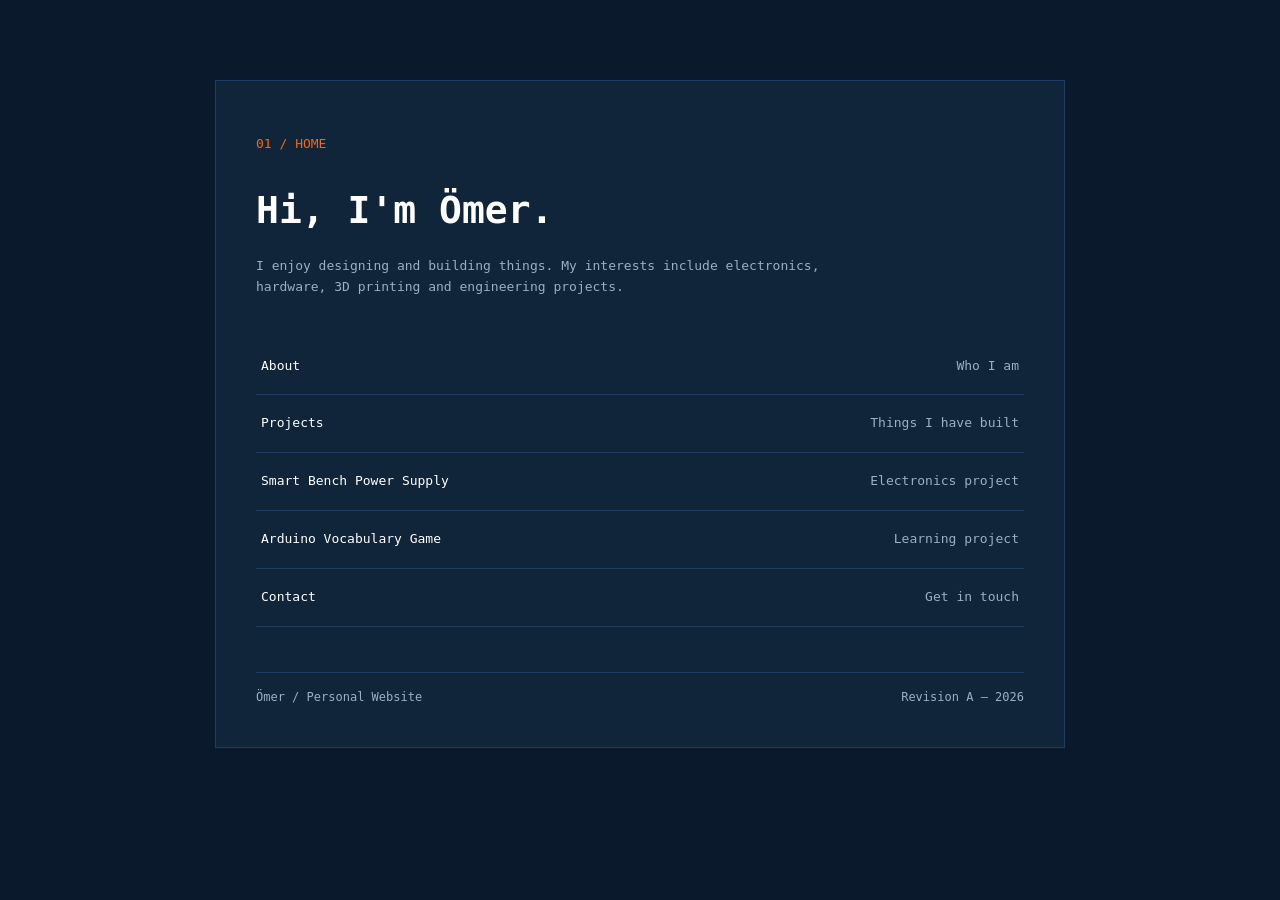
<file: index.html>
<!DOCTYPE html>
<html lang="en">
<head>
    <meta charset="UTF-8">
    <meta name="viewport" content="width=device-width, initial-scale=1.0">
    <title>Ömer | Personal Website</title>
    <link rel="stylesheet" href="style.css">
</head>

<body>

    <main class="container">

        <header>
            <p class="page-label">01 / HOME</p>
            <h1>Hi, I'm Ömer.</h1>
            <p class="intro">
                I enjoy designing and building things.
                My interests include electronics, hardware,
                3D printing and engineering projects.
            </p>
        </header>

        <nav>
            <ul>
                <li>
                    <a href="about.html">
                        <span>About</span>
                        <span class="description">Who I am</span>
                    </a>
                </li>

                <li>
                    <a href="projects.html">
                        <span>Projects</span>
                        <span class="description">Things I have built</span>
                    </a>
                </li>

                <li>
                    <a href="power_supply.html">
                        <span>Smart Bench Power Supply</span>
                        <span class="description">Electronics project</span>
                    </a>
                </li>

                <li>
                    <a href="vocabulary_game.html">
                        <span>Arduino Vocabulary Game</span>
                        <span class="description">Learning project</span>
                    </a>
                </li>

                <li>
                    <a href="contact.html">
                        <span>Contact</span>
                        <span class="description">Get in touch</span>
                    </a>
                </li>
            </ul>
        </nav>

        <footer>
            <span>Ömer / Personal Website</span>
            <span>Revision A — 2026</span>
        </footer>

    </main>

</body>
</html>
</file>
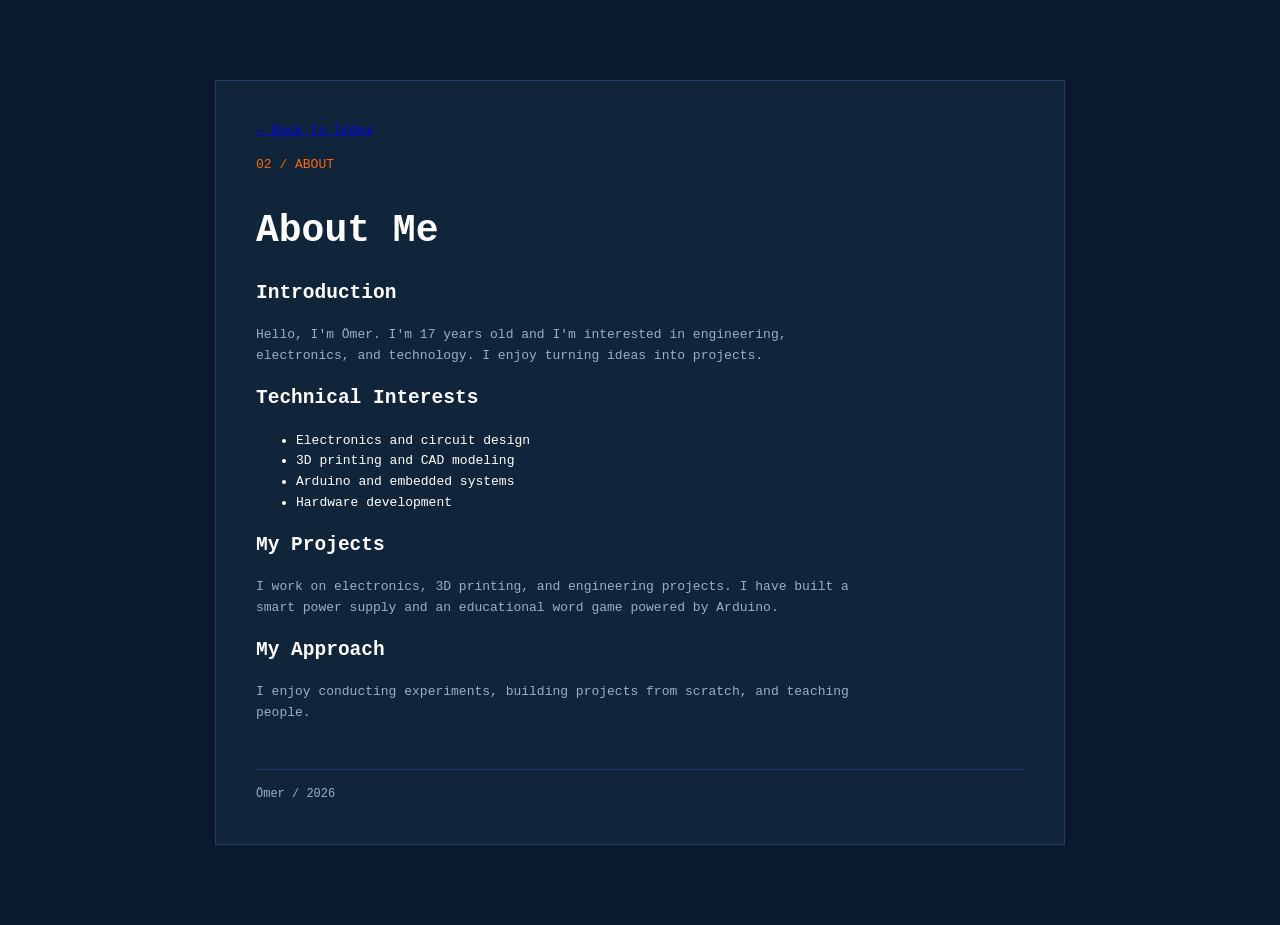
<file: about.html>
<!DOCTYPE html>
<html lang="en">
<head>
    <meta charset="UTF-8">
    <meta name="viewport" content="width=device-width, initial-scale=1.0">
    <title>About | Ömer</title>
    <link rel="stylesheet" href="style.css">
</head>

<body>
<main class="container">

    <header>
        <a href="index.html" class="nav-link">&larr; Back to Index</a>
        <p class="page-label">02 / ABOUT</p>
        <h1>About Me</h1>
    </header>

    <section>
        <h2>Introduction</h2>
        <p class="intro">
              Hello, I'm Ömer. I'm 17 years old and I'm interested in engineering, electronics, and technology. I enjoy turning ideas into projects.
        </p>
    </section>

    <section>
        <h2>Technical Interests</h2>
        <ul>
            <li>Electronics and circuit design</li>
            <li>3D printing and CAD modeling</li>
            <li>Arduino and embedded systems</li>
            <li>Hardware development</li>
        </ul>
    </section>

    <section>
        <h2>My Projects</h2>
        <p class="intro">
            I work on electronics, 3D printing, and engineering projects. I have built a smart power supply and an educational word game powered by Arduino.
        </p>
    </section>

    <section>
        <h2>My Approach</h2>
        <p class="intro">
            I enjoy conducting experiments, building projects from scratch, and teaching people.
        </p>
    </section>

    <footer>
        <span>Ömer / 2026</span>
    </footer>

</main>
</body>
</html>
</file>
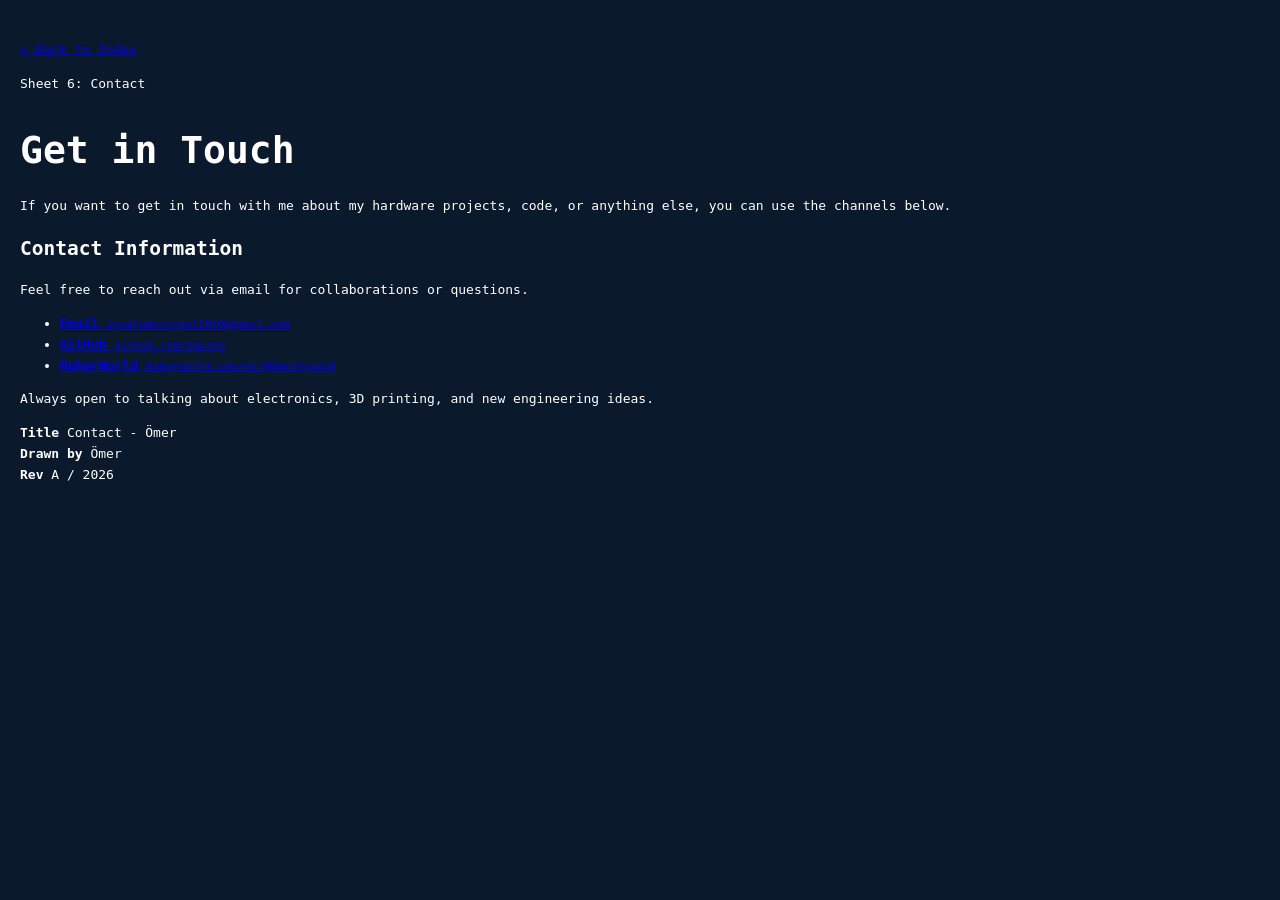
<file: contact.html>
<!DOCTYPE html>
<html lang="en">
<head>
    <meta charset="UTF-8">
    <meta name="viewport" content="width=device-width, initial-scale=1.0">
    <title>Contact - Ömer</title>
    <link rel="stylesheet" href="style.css">
</head>
<body>

    <main>
        <a href="index.html" class="nav-link">&lt; Back to Index</a>

        <p>Sheet 6: Contact</p>

        <h1>Get in Touch</h1>

        <p>
            If you want to get in touch with me about my hardware projects, code, or anything else, you can use the channels below.
        </p>

        <h2>Contact Information</h2>

        <p>
            Feel free to reach out via email for collaborations or questions.
        </p>

        <ul>
            <li>
                <a href="mailto:uysalomeruysal2010@gmail.com">
                    <b>Email</b>
                    <small>uysalomeruysal2010@gmail.com</small>
                </a>
            </li>

            <li>
                <a href="https://github.com/omLego" target="_blank">
                    <b>GitHub</b>
                    <small>github.com/omLego</small>
                </a>
            </li>

            <li>
                <a href="https://makerworld.com/en/@OmerUysal8" target="_blank">
                    <b>MakerWorld</b>
                    <small>makerworld.com/en/@OmerUysal8</small>
                </a>
            </li>
        </ul>

        <p>
            Always open to talking about electronics, 3D printing, and new engineering ideas.
        </p>

        <div class="title-block">
            <div><b>Title</b> Contact - Ömer</div>
            <div><b>Drawn by</b> Ömer</div>
            <div><b>Rev</b> A / 2026</div>
        </div>
    </main>

</body>
</html>
</file>
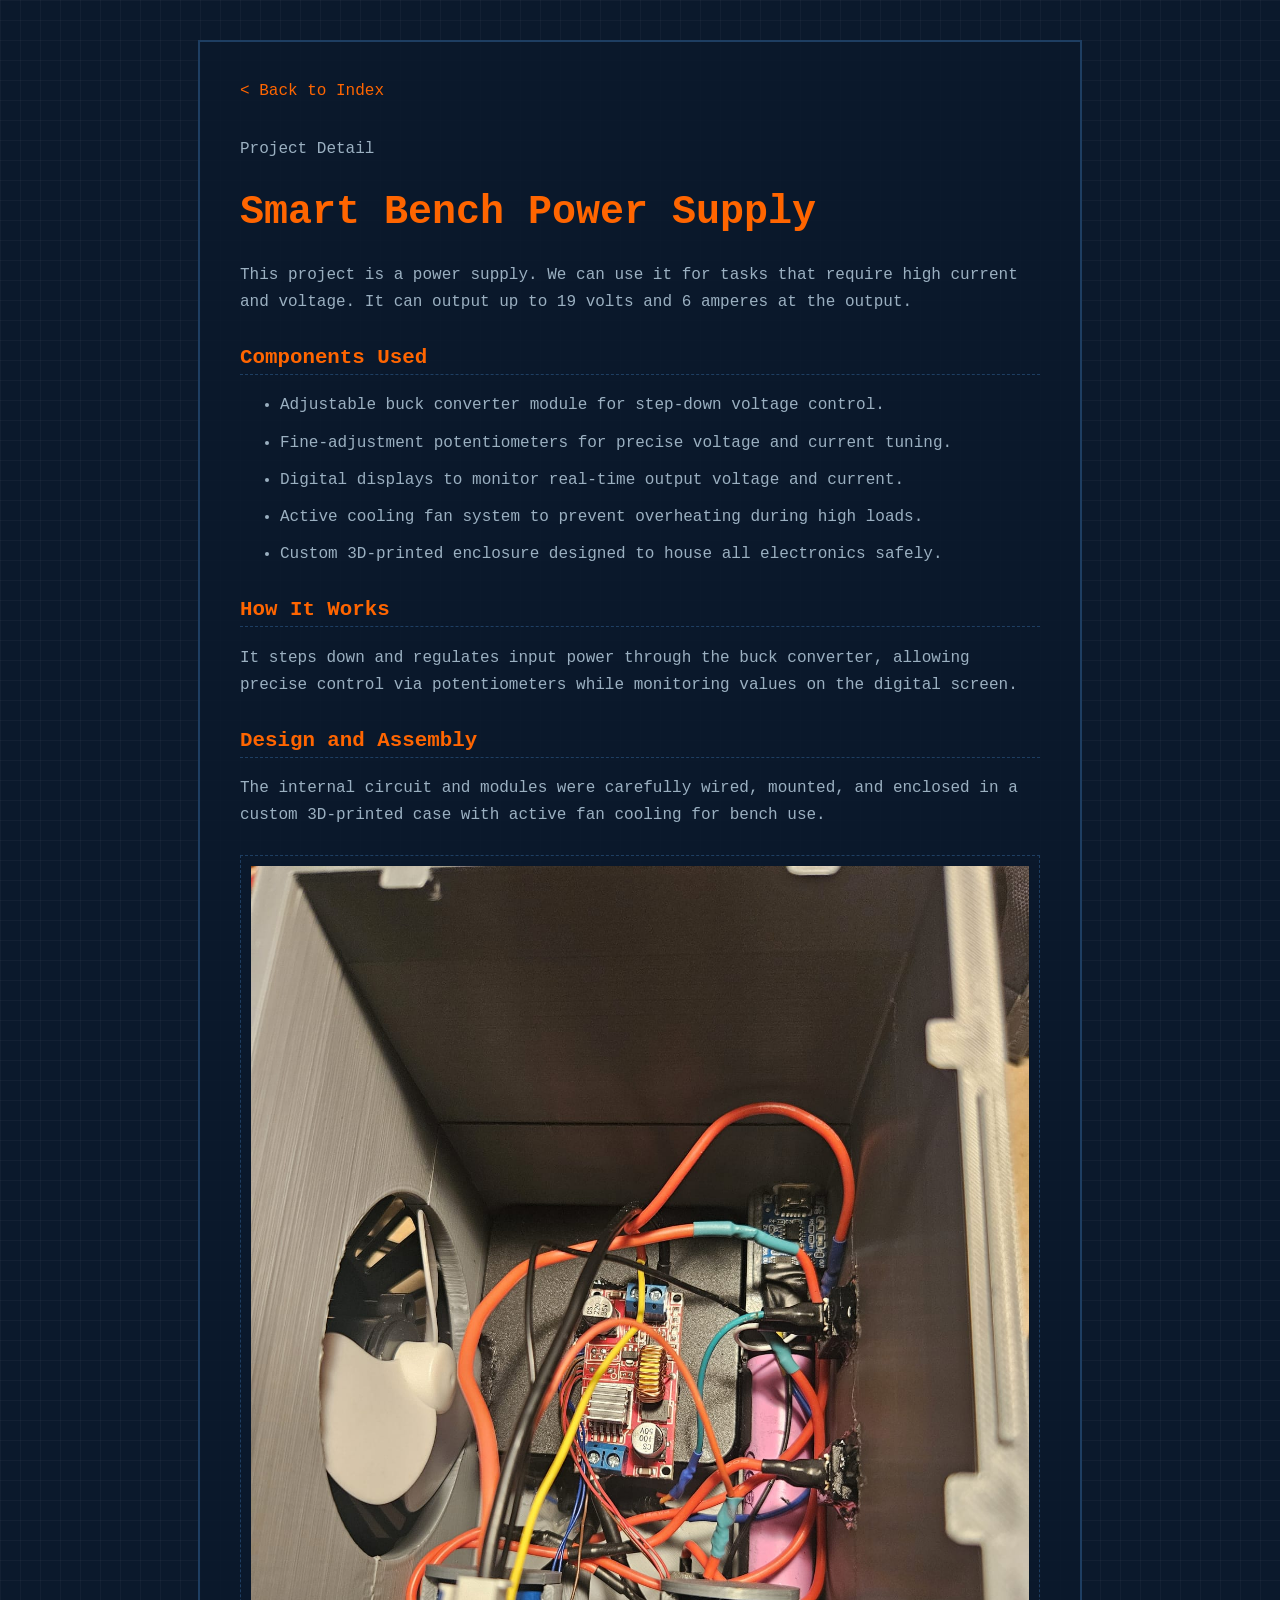
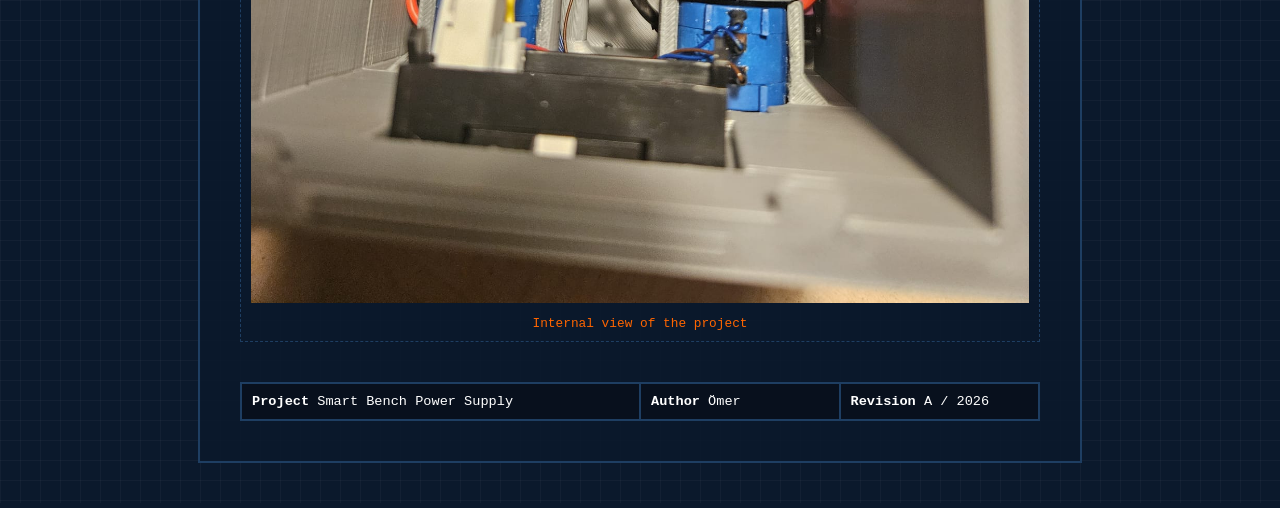
<file: power_supply.html>
<!DOCTYPE html>
<html lang="en">
<head>
    <meta charset="UTF-8">
    <meta name="viewport" content="width=device-width, initial-scale=1.0">

    <title>Smart Bench Power Supply - Ömer</title>

    <style>
        :root {
            --bg-color: #0b192c;
            --grid-color: rgba(255, 255, 255, 0.03);
            --line-color: #1e3e62;
            --text-color: #ffffff;
            --accent-color: #ff6500;
        }

        body {
            background-color: var(--bg-color);
            color: var(--text-color);
            font-family: monospace, sans-serif;
            margin: 0;
            padding: 40px;

            background-image:
                linear-gradient(var(--grid-color) 1px, transparent 1px),
                linear-gradient(90deg, var(--grid-color) 1px, transparent 1px);

            background-size: 20px 20px;
        }

        main {
            max-width: 800px;
            margin: auto;
            padding: 40px;
            border: 2px solid var(--line-color);
            background: rgba(11, 25, 44, 0.9);
        }

        h1, h2 {
            color: var(--accent-color);
        }

        h1 {
            font-size: 2.5rem;
        }

        h2 {
            font-size: 1.3rem;
            margin-top: 30px;
            border-bottom: 1px dashed var(--line-color);
            padding-bottom: 5px;
        }

        p, ul {
            color: #9bb0c1;
            line-height: 1.7;
        }

        li {
            margin-bottom: 10px;
        }

        .nav-link {
            display: inline-block;
            margin-bottom: 20px;
            color: var(--accent-color);
            text-decoration: none;
        }

        .image-container {
            width: 100%;
            margin: 25px 0;
            padding: 10px;
            border: 1px dashed var(--line-color);
            box-sizing: border-box;
            text-align: center;
        }

        .image-container img {
            max-width: 100%;
            height: auto;
        }

        .image-note {
            color: var(--accent-color);
            font-size: 0.8rem;
            margin-top: 8px;
        }

        .title-block {
            margin-top: 40px;
            display: grid;
            grid-template-columns: 2fr 1fr 1fr;
            border: 1px solid var(--line-color);
            background: #08101d;
            font-size: 0.85rem;
        }

        .title-block div {
            padding: 10px;
            border: 1px solid var(--line-color);
        }
    </style>
</head>

<body>

<main>

    <a href="index.html" class="nav-link">
        &lt; Back to Index
    </a>

    <p>Project Detail</p>

    <h1>Smart Bench Power Supply</h1>
    
    <p>
        This project is a power supply. We can use it for tasks that require high current and voltage. It can output up to 19 volts and 6 amperes at the output.
    </p>

    <h2>Components Used</h2>

    <ul>
        <li>Adjustable buck converter module for step-down voltage control.</li>
        <li>Fine-adjustment potentiometers for precise voltage and current tuning.</li>
        <li>Digital displays to monitor real-time output voltage and current.</li>
        <li>Active cooling fan system to prevent overheating during high loads.</li>
        <li>Custom 3D-printed enclosure designed to house all electronics safely.</li>
    </ul>

    <h2>How It Works</h2>

    <p>
        It steps down and regulates input power through the buck converter, allowing precise control via potentiometers while monitoring values on the digital screen.
    </p>

    <h2>Design and Assembly</h2>

    <p>
        The internal circuit and modules were carefully wired, mounted, and enclosed in a custom 3D-printed case with active fan cooling for bench use.
    </p>

    <div class="image-container">
        <img
            src="images/Power_Supply_Interior.jpeg"
            alt="Inside view of the power supply"
        >

        <div class="image-note">
            Internal view of the project
        </div>
    </div>

    <div class="title-block">
        <div><b>Project</b> Smart Bench Power Supply</div>
        <div><b>Author</b> Ömer</div>
        <div><b>Revision</b> A / 2026</div>
    </div>

</main>

</body>
</html>
</file>
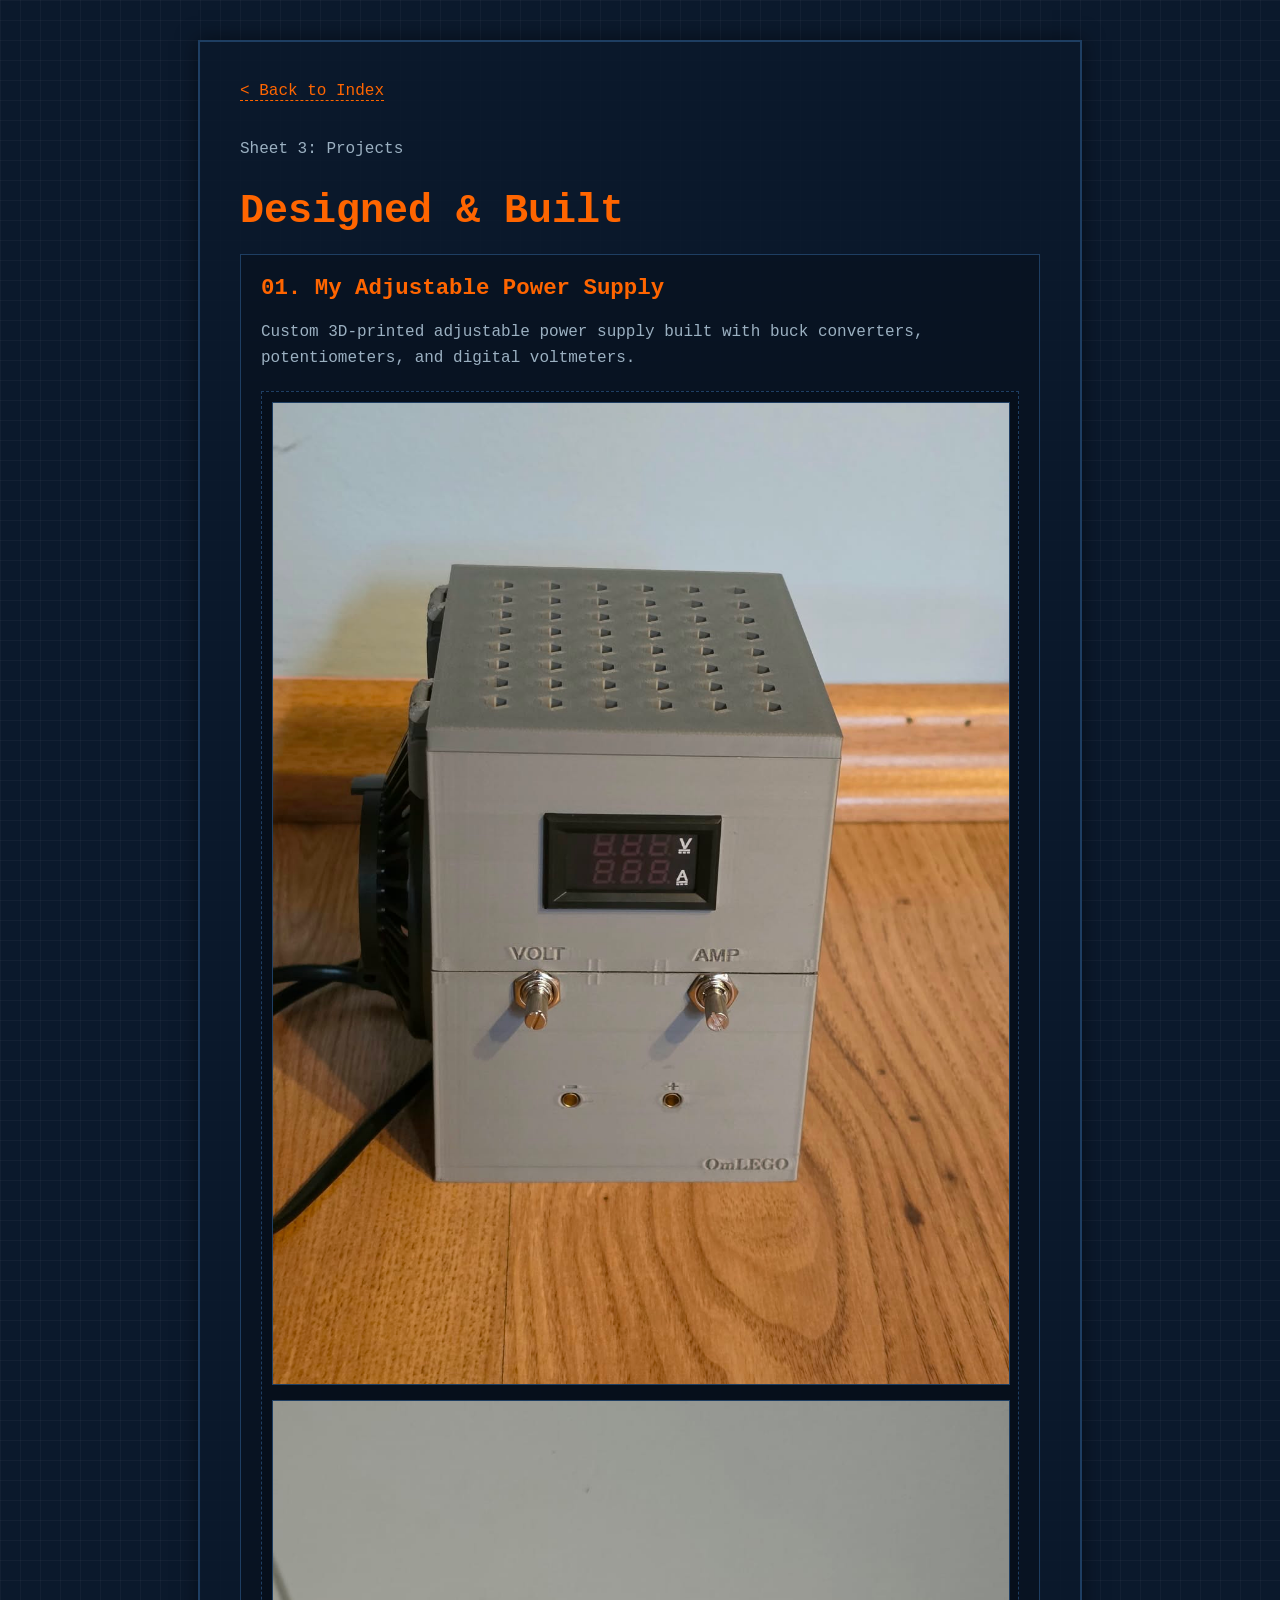
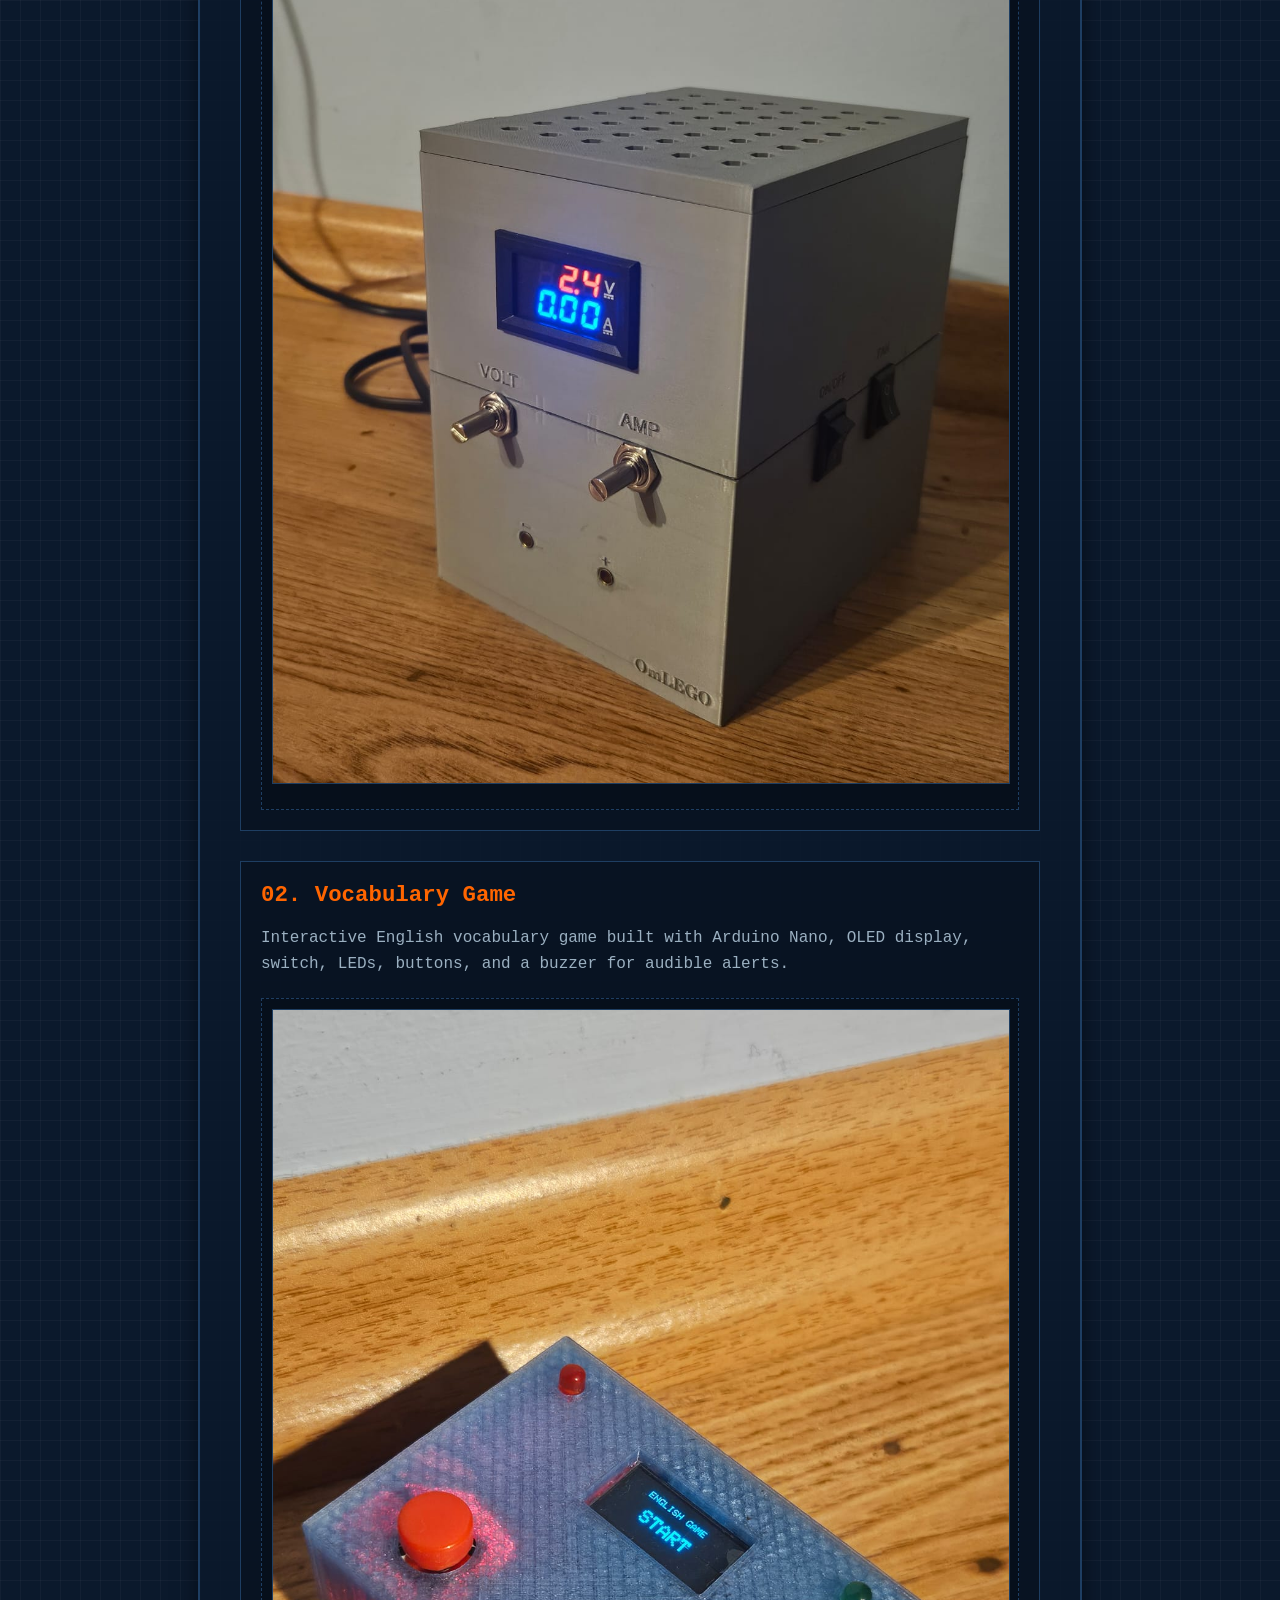
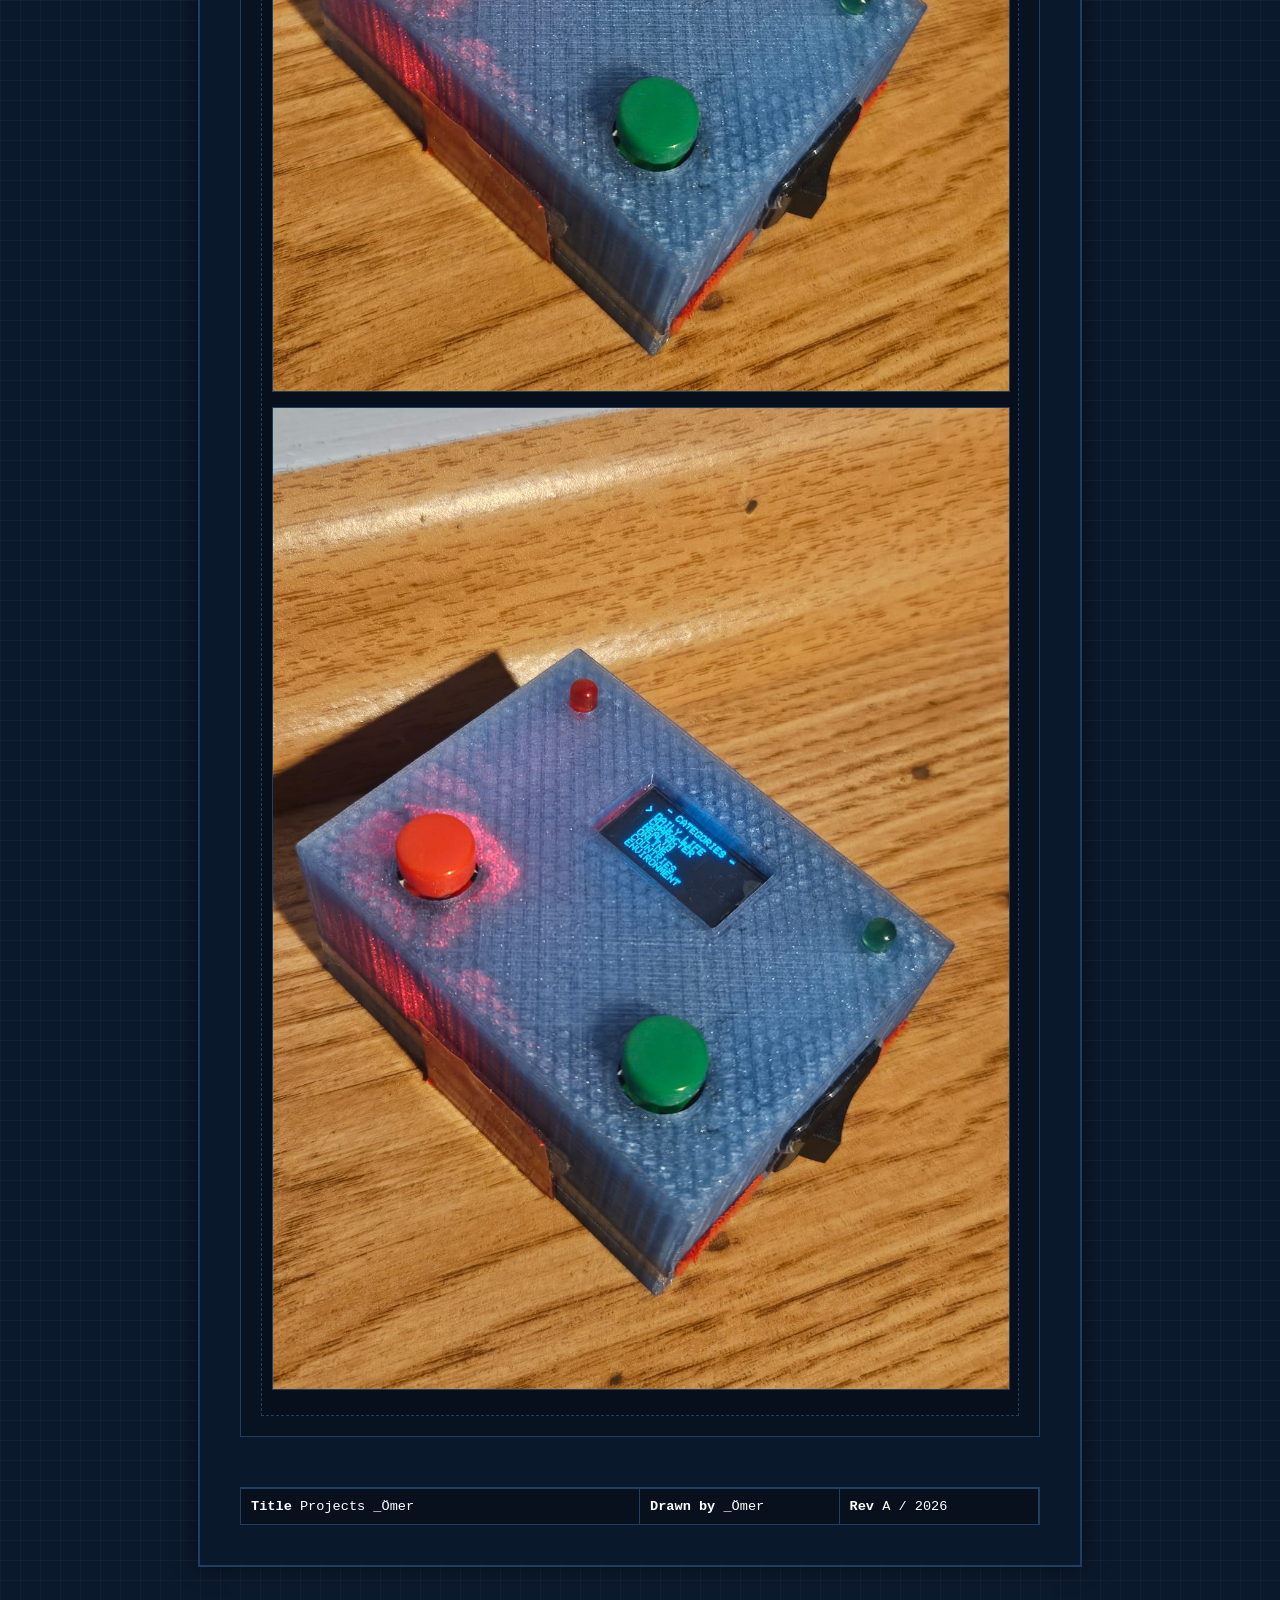
<file: projects.html>
<!DOCTYPE html>
<html lang="tr">
<head>
    <meta charset="UTF-8">
    <meta name="viewport" content="width=device-width, initial-scale=1.0">
    <title>Projects _Ömer</title>
    <style>
         :root {
            --bg-color: #0b192c;
            --grid-color: rgba(255, 255, 255, 0.03);
            --line-color: #1e3e62;
            --text-color: #ffffff;
            --accent-color: #ff6500;
        }

        body {
            background-color: var(--bg-color);
            color: var(--text-color);
            font-family: monospace, sans-serif;
            margin: 0;
            padding: 40px;
            background-image: 
                linear-gradient(var(--grid-color) 1px, transparent 1px),
                 linear-gradient(90deg, var(--grid-color) 1px, transparent 1px);
            background-size: 20px 20px;
        }

         main {
            max-width: 800px;
            margin: 0 auto;
            border: 2px solid var(--line-color);
            padding: 40px;
            background: rgba(11, 25, 44, 0.9);
            box-shadow: 0 0 20px rgba(0,0,0,0.5);
        }

         h1 {
            font-size: 2.5rem;
            margin-bottom: 20px;
            color: var(--accent-color);
        }

         p {
            color: #9bb0c1;
            line-height: 1.6;
            margin-bottom: 20px;
        }

          .nav-link {
            display: inline-block;
            margin-bottom: 20px;
            color: var(--accent-color);
            text-decoration: none;
            border-bottom: 1px dashed var(--accent-color);
        }

         .project-card {
            border: 1px solid var(--line-color);
            padding: 20px;
            margin-bottom: 30px;
            background: rgba(8, 16, 29, 0.6);
        }

                .project-card h2 {
            color: var(--accent-color);
            margin-top: 0;
            font-size: 1.4rem;
        }

        .project-image-container {
            width: 100%;
            margin-top: 15px;
            border: 1px dashed var(--line-color);
            padding: 10px;
            box-sizing: border-box;
            background: rgba(0, 0, 0, 0.2);
            text-align: center;
        }

        .project-image-container img {
            max-width: 100%;
            height: auto;
            display: block;
            margin: 0 auto 15px;
            border: 1px solid var(--line-color);
        }

        .title-block {
            margin-top: 50px;
            border: 1px solid var(--line-color);
            display: grid;
            grid-template-columns: 2fr 1fr 1fr;
            font-size: 0.85rem;
            background: #08101d;
        }

        .title-block div {
            padding: 10px;
            border-right: 1px solid var(--line-color);
            border-top: 1px solid var(--line-color);
        }
          </style>
</head>
<body>

    <main>
        <a href="index.html" class="nav-link">&lt; Back to Index</a>
        <p>Sheet 3: Projects</p>
        <h1>Designed & Built</h1>

         <div class="project-card">
            <h2>01. My Adjustable Power Supply</h2>
            <p>Custom 3D-printed adjustable power supply built with buck converters, potentiometers, and digital voltmeters.</p>
            <div class="project-image-container">
                <img src="images/Power_Supply_Images.jpeg" 
                alt="Smart Bench Power Supply Photo 1">
                <img src="images/Power_Supply_Images (2).jpeg" alt="Smart Bench Power Supply Photo 2">
            </div>
        </div>

         <div class="project-card">
            <h2>02. Vocabulary Game</h2>
             <p>Interactive English vocabulary game built with Arduino Nano, OLED display, switch, LEDs, buttons, and a buzzer for audible alerts.</p>
             <div class="project-image-container">
                <img src="images/English_project.jpeg" alt="Vocabulary Game Photo 1">
                <img src="images/English_project (2).jpeg" alt="Vocabulary Game Photo 2">
            </div>
        </div>

         <div class="title-block">
            <div><b>Title</b> Projects _Ömer</div>
             <div><b>Drawn by</b> _Ömer</div>
            <div><b>Rev</b> A / 2026</div>
        </div>
    </main>

</body>
</html>
</file>
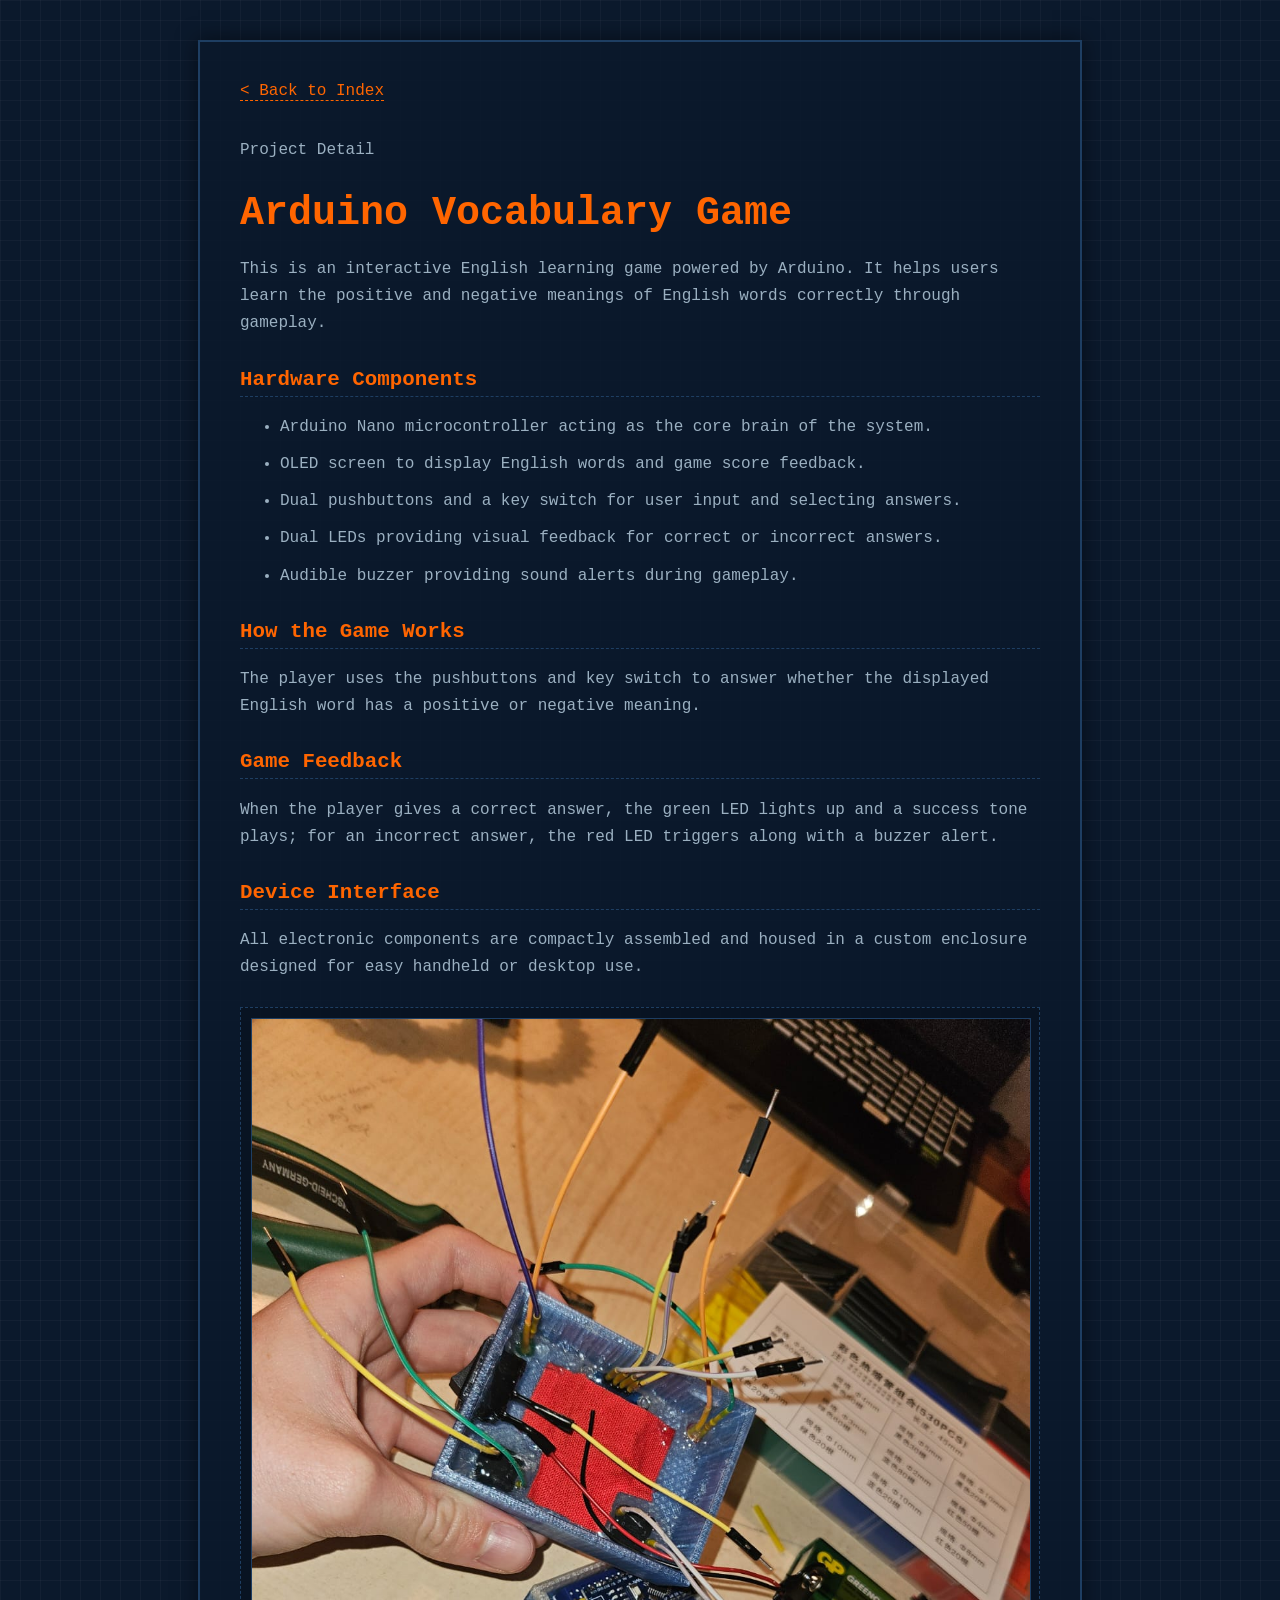
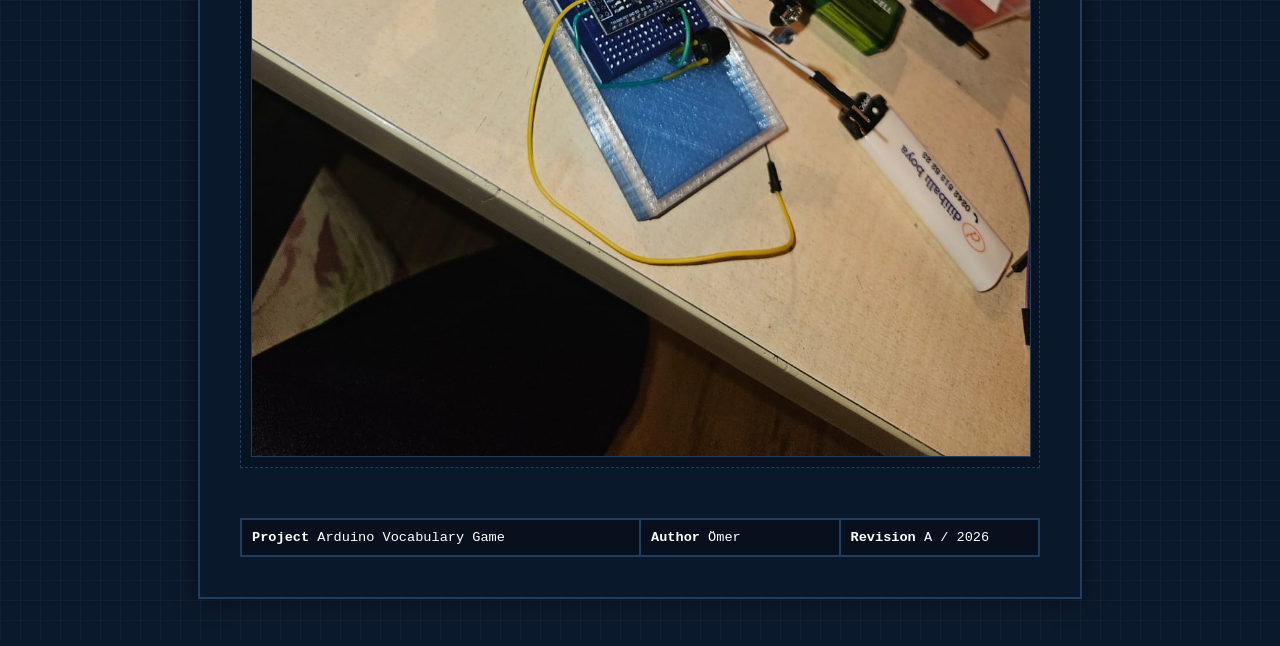
<file: vocabulary_game.html>
<!DOCTYPE html>
<html lang="en">
<head>
    <meta charset="UTF-8">
    <meta name="viewport" content="width=device-width, initial-scale=1.0">

    <title>Arduino Vocabulary Game - Ömer</title>

    <style>
        :root {
            --bg-color: #0b192c;
            --grid-color: rgba(255, 255, 255, 0.03);
            --line-color: #1e3e62;
            --text-color: #ffffff;
            --accent-color: #ff6500;
        }

        body {
            background-color: var(--bg-color);
            color: var(--text-color);
            font-family: monospace, sans-serif;
            margin: 0;
            padding: 40px;

            background-image:
                linear-gradient(var(--grid-color) 1px, transparent 1px),
                linear-gradient(90deg, var(--grid-color) 1px, transparent 1px);

            background-size: 20px 20px;
        }

        main {
            max-width: 800px;
            margin: 0 auto;
            padding: 40px;
            border: 2px solid var(--line-color);
            background: rgba(11, 25, 44, 0.9);
            box-shadow: 0 0 20px rgba(0, 0, 0, 0.5);
        }

        h1, h2 {
            color: var(--accent-color);
        }

        h1 {
            font-size: 2.5rem;
            margin-bottom: 20px;
        }

        h2 {
            font-size: 1.3rem;
            margin-top: 30px;
            border-bottom: 1px dashed var(--line-color);
            padding-bottom: 5px;
        }

        p, ul {
            color: #9bb0c1;
            line-height: 1.7;
        }

        li {
            margin-bottom: 10px;
        }

        .nav-link {
            display: inline-block;
            margin-bottom: 20px;
            color: var(--accent-color);
            text-decoration: none;
            border-bottom: 1px dashed var(--accent-color);
        }

        .image-container {
            width: 100%;
            margin: 25px 0;
            padding: 10px;
            border: 1px dashed var(--line-color);
            background: rgba(0, 0, 0, 0.2);
            box-sizing: border-box;
            text-align: center;
        }

        .image-container img {
            max-width: 100%;
            height: auto;
            display: block;
            margin: 0 auto;
            border: 1px solid var(--line-color);
        }

        .title-block {
            margin-top: 50px;
            border: 1px solid var(--line-color);
            display: grid;
            grid-template-columns: 2fr 1fr 1fr;
            font-size: 0.85rem;
            background: #08101d;
        }

        .title-block div {
            padding: 10px;
            border: 1px solid var(--line-color);
        }
    </style>
</head>

<body>

<main>

    <a href="index.html" class="nav-link">
        &lt; Back to Index
    </a>

    <p>Project Detail</p>

    <h1>Arduino Vocabulary Game</h1>

    <p>
        This is an interactive English learning game powered by Arduino. It helps users learn the positive and negative meanings of English words correctly through gameplay.
    </p>

    <h2>Hardware Components</h2>

    <ul>
        <li>Arduino Nano microcontroller acting as the core brain of the system.</li>
        <li>OLED screen to display English words and game score feedback.</li>
        <li>Dual pushbuttons and a key switch for user input and selecting answers.</li>
        <li>Dual LEDs providing visual feedback for correct or incorrect answers.</li>
        <li>Audible buzzer providing sound alerts during gameplay.</li>
    </ul>

    <h2>How the Game Works</h2>

    <p>
        The player uses the pushbuttons and key switch to answer whether the displayed English word has a positive or negative meaning.
    </p>

    <h2>Game Feedback</h2>

    <p>
       When the player gives a correct answer, the green LED lights up and a success tone plays; for an incorrect answer, the red LED triggers along with a buzzer alert.
    </p>

    <h2>Device Interface</h2>

    <p>
        All electronic components are compactly assembled and housed in a custom enclosure designed for easy handheld or desktop use.
    </p>

    <div class="image-container">

        <img
            src="images/Vocab_Game.jpeg"
            alt="Arduino Vocabulary Game"
        >

    </div>

    <div class="title-block">
        <div><b>Project</b> Arduino Vocabulary Game</div>
        <div><b>Author</b> Ömer</div>
        <div><b>Revision</b> A / 2026</div>
    </div>

</main>

</body>
</html>
</file>
<file: style.css>
:root {
    --background: #0b192c;
    --surface: #10243a;
    --border: #1e3e62;
    --text: #ffffff;
    --muted: #9bb0c1;
    --accent: #ff6500;
}

* {
    box-sizing: border-box;
}

body {
    margin: 0;
    padding: 40px 20px;
    background-color: var(--background);
    color: var(--text);
    font-family: monospace;
    line-height: 1.6;
}

.container {
    max-width: 850px;
    margin: 40px auto;
    padding: 40px;
    border: 1px solid var(--border);
    background-color: var(--surface);
}

.page-label {
    color: var(--accent);
    font-size: 13px;
}

h1 {
    font-size: 38px;
    margin-bottom: 15px;
}

.intro {
    max-width: 600px;
    color: var(--muted);
}

nav ul {
    list-style: none;
    padding: 0;
    margin-top: 40px;
}

nav li {
    border-bottom: 1px solid var(--border);
}

nav a {
    display: flex;
    justify-content: space-between;
    gap: 15px;
    padding: 18px 5px;
    color: var(--text);
    text-decoration: none;
}

nav a:hover {
    color: var(--accent);
}

.description {
    color: var(--muted);
    text-align: right;
}

footer {
    display: flex;
    justify-content: space-between;
    gap: 15px;
    margin-top: 45px;
    padding-top: 15px;
    border-top: 1px solid var(--border);
    color: var(--muted);
    font-size: 12px;
}

@media (max-width: 600px) {
    .container {
        padding: 22px;
        margin: 10px auto;
    }

    nav a {
        flex-direction: column;
        gap: 3px;
    }

    .description {
        text-align: left;
    }

    footer {
        flex-direction: column;
    }
}
</file>
